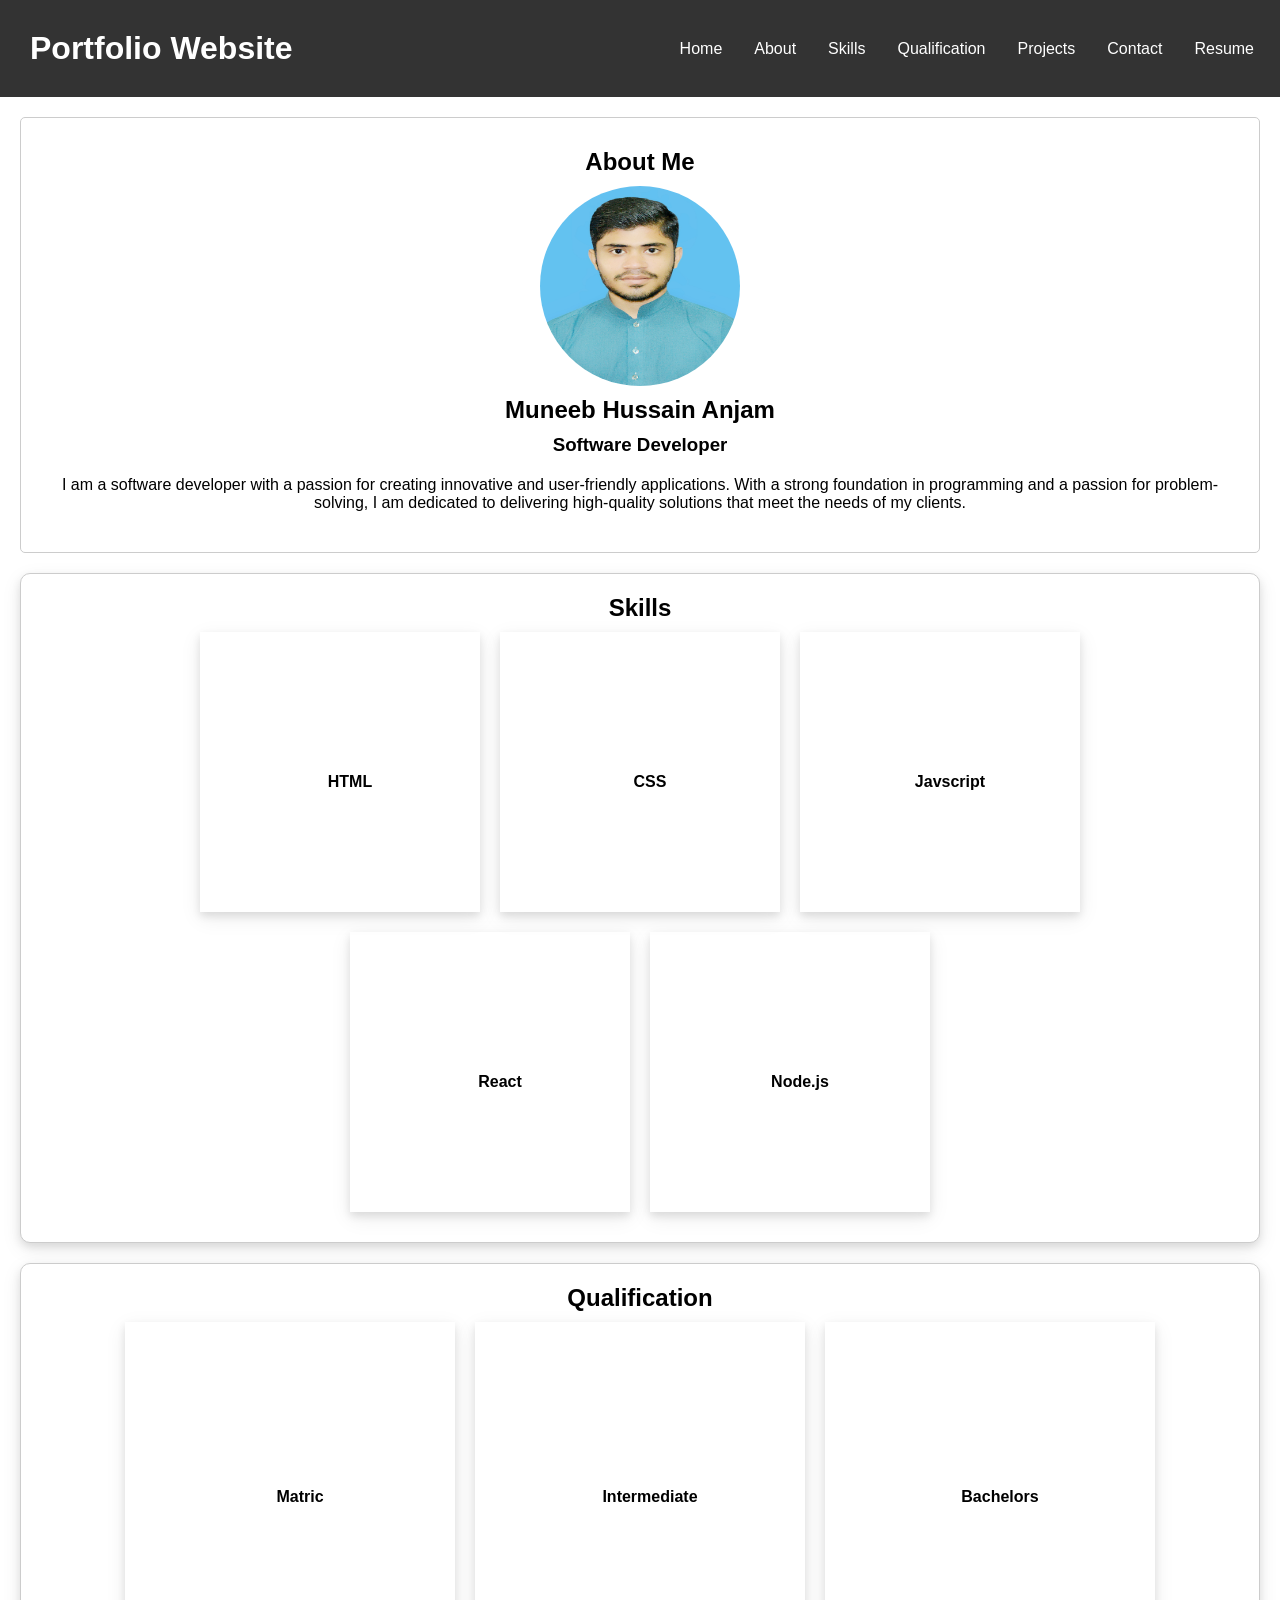
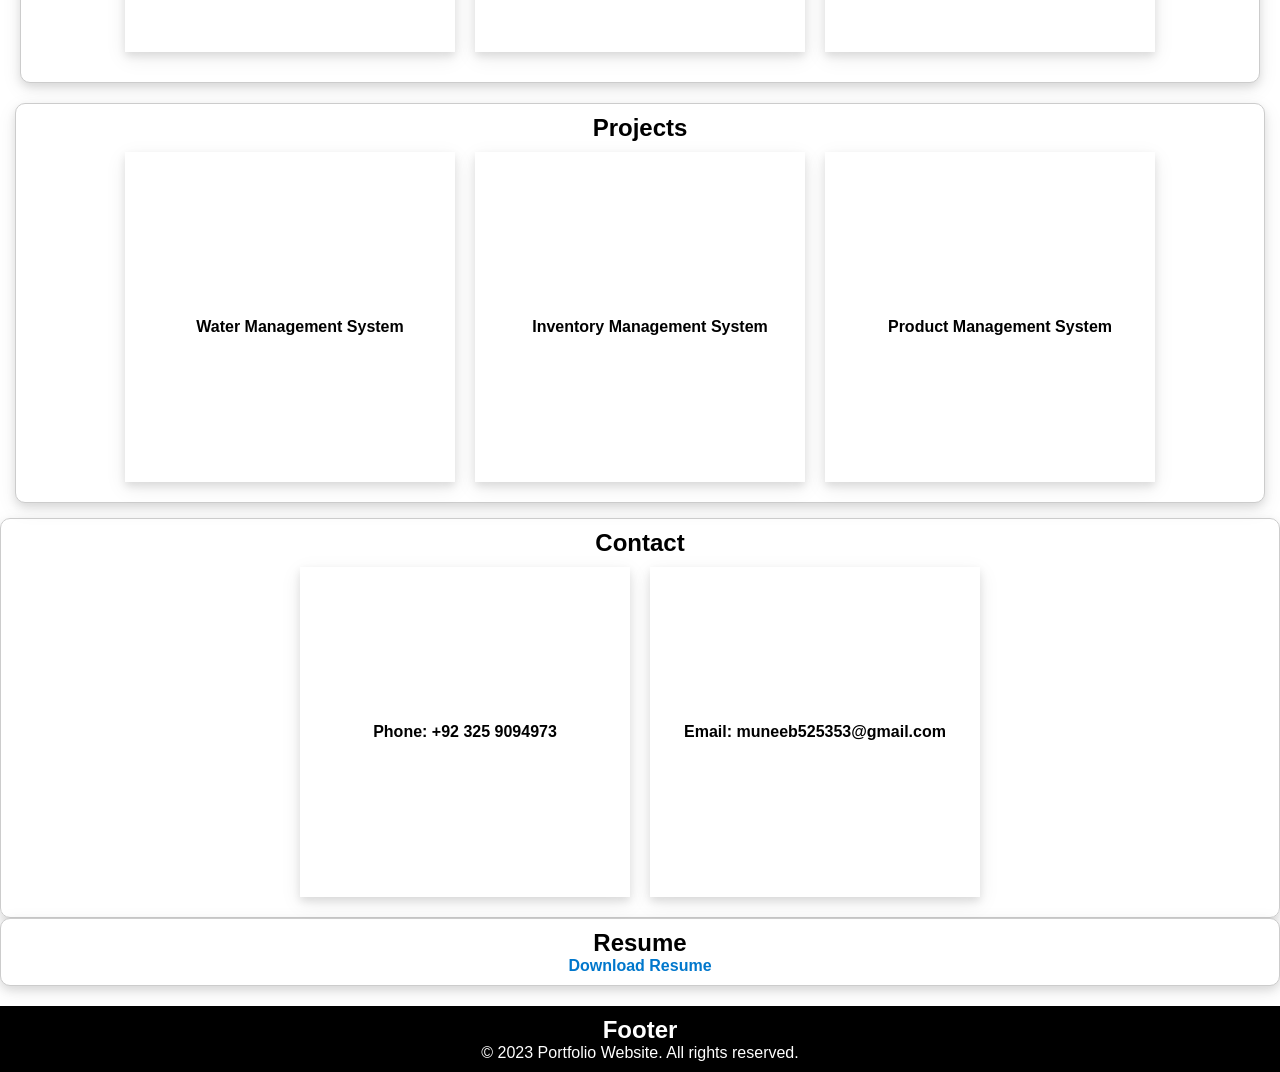
<file: index.html>
<!doctype html>
<html lang="en">
  <head>
    <meta charset="UTF-8" />
    <meta name="viewport" content="width=device-width, initial-scale=1.0" />
    <link rel="stylesheet" href="styles.css" />
    <title>Portfolio Website</title>
  </head>
  <body>
    <div class="header">
      <h1>Portfolio Website</h1>
      <ul>
        <li><a href="#Header">Home</a></li>
        <li><a href="#About">About</a></li>
        <li><a href="#Skills">Skills</a></li>
        <li><a href="#Qualification">Qualification</a></li>
        <li><a href="#Projects">Projects</a></li>
        <li><a href="#Contact">Contact</a></li>
        <li><a href="#Resume">Resume</a></li>
      </ul>
    </div>

    <div class="about" id="About">
      <h2>About Me</h2>
      <img src="images/1.jpg" alt="Profile Picture" />

      <h2>Muneeb Hussain Anjam</h2>
      <h3>Software Developer</h3>
      <p>
        I am a software developer with a passion for creating innovative and
        user-friendly applications. With a strong foundation in programming and
        a passion for problem-solving, I am dedicated to delivering high-quality
        solutions that meet the needs of my clients.
      </p>
    </div>
    <div class="skills" id="Skills">
      <h2>Skills</h2>
      <ul>
        <li class="card">
          <div class="card-inner">
            <div class="card-front">HTML</div>
            <div class="card-back">
              HTML is a markup language used to create the structure and content
              of web pages. It consists of elements that define different
              sections, such as headings, paragraphs, images, and links. HTML is
              the foundation of web development and allows developers to create
              visually appealing and interactive web pages.
            </div>
          </div>
        </li>
        <li class="card">
          <div class="card-inner">
            <div class="card-front">CSS</div>
            <div class="card-back">
              CSS is a styling language used to control the appearance and
              layout of web pages. It allows developers to create visually
              appealing and user-friendly interfaces. CSS is used to define
              styles for elements such as colors, fonts, spacing, and more. It is essential for web developers to have a solid
              understanding of CSS to create visually appealing and
              user-friendly websites. 
          </div>
        </li>
        <li class="card">
          <div class="card-inner">
            <div class="card-front">Javscript</div>
            <div class="card-back">
              JavaScript is a programming language used to create interactive
              and dynamic web pages. It is often used to add functionality to
              websites, such as form validation, dynamic content, and
              client-side scripting. JavaScript is a client-side language, which
              means it is executed on the user's computer, rather than on the
              server. 
            </div>
          </div>
        </li>
        <li class="card">
          <div class="card-inner">
            <div class="card-front">React</div>
            <div class="card-back">
              React is a JavaScript library for building user interfaces. It is
              maintained by Facebook and a community of individual developers
              and corporations. React can be used to develop single-page,
              mobile, or server-rendered applications with frameworks like Next.js
              or Remix.
            </div>
          </div>
        </li>
        <li class="card">
          <div class="card-inner">
            <div class="card-front">Node.js</div>
            <div class="card-back">
              Node.js is an open-source, cross-platform, back-end JavaScript
              runtime environment and library. It allows developers to run
              JavaScript code outside of a web browser, making it useful for
              building server-side applications.
            </div>
          </div>
        </li>
      </ul>
    </div>

    <div class="qualification" id="Qualification">
      <h2>Qualification</h2>
      <ul>
        <li class="card">
            <div class="card-inner">
              <div class="card-front">Matric</div>
              <div class="card-back">
                I have completed my matric from Govt. High School Mogla. I learned basic concepts of computer science and mathematics.
              </div>
            </div>
          </li>
          <li class="card">
            <div class="card-inner">
              <div class="card-front">Intermediate</div>
              <div class="card-back">
                I have completed my Intermediate From cambridge college Talagang. It Enhanced my knowledge in field of computer science providing me a solid foundation for further studies.
              </div>
            </div>
          </li>
          <li class="card">
            <div class="card-inner">
              <div class="card-front">Bachelors</div>
              <div class="card-back">
                I am Currently studying Bachelors in Computer Science from Bahrin University. It is my first step towards a successful career in the field of computer science.
              </div>
            </div>
          </li>
      </ul>
    </div>

    <div class="projects" id="Projects">
      <h2>Projects</h2>
      <ul>
        <li class="card">
          <div class="card-inner">
            <div class="card-front">Water Management System</div>
            <div class="card-back">
              This project Manages the Entire System of water supply company.
              Also giving them a platform for online availablity.
            </div>
          </div>
        </li>
        <li class="card">
          <div class="card-inner">
            <div class="card-front">Inventory Management System</div>
            <div class="card-back">
              This project manages the entire inventory of a company. It makes
              it easier for the company to manage their inventory. It also makes
              easier to calculate the profit and loss of the company.
            </div>
          </div>
        </li>
        <li class="card">
          <div class="card-inner">
            <div class="card-front">Product Management System</div>
            <div class="card-back">
              This project manages the entire products of a company. It makes it
              easier for the company to manage their products. It also makes
              easier to calculate the profit and loss of the company.
            </div>
          </div>
        </li>
      </ul>
    </div>

    <div class="contact" id="Contact">
      <h2>Contact</h2>
      <ul>
        <li>Phone: +92 325 9094973</li>
        <li>Email: muneeb525353@gmail.com</li>
      </ul>
    </div>

    <div class="resume" id="Resume">
      <h2>Resume</h2>
      <a href="files/Resume - Muneeb Hussain.pdf">Download Resume</a>
    </div>

    <div class="footer" id="Footer">
      <h2>Footer</h2>
      <p>&copy; 2023 Portfolio Website. All rights reserved.</p>
    </div>
    <script src="script.js"></script>
  </body>
</html>
</file>
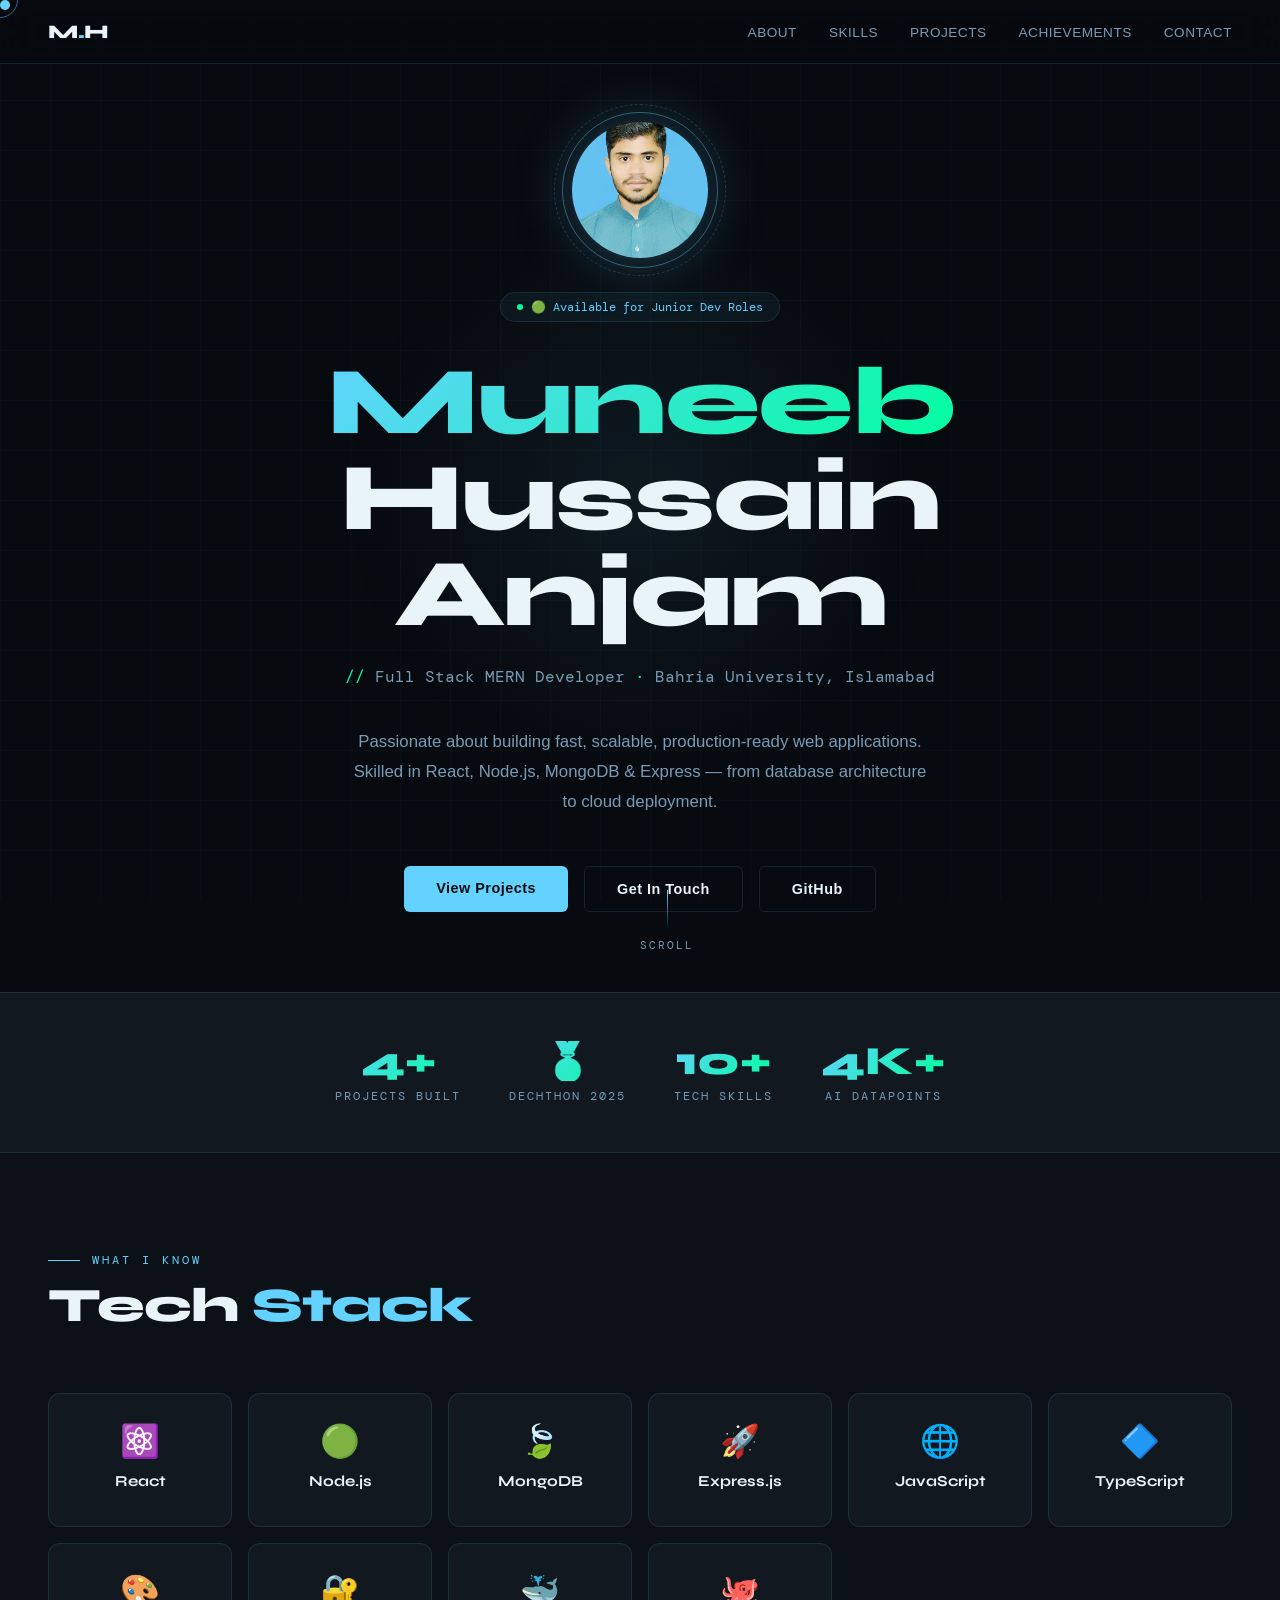
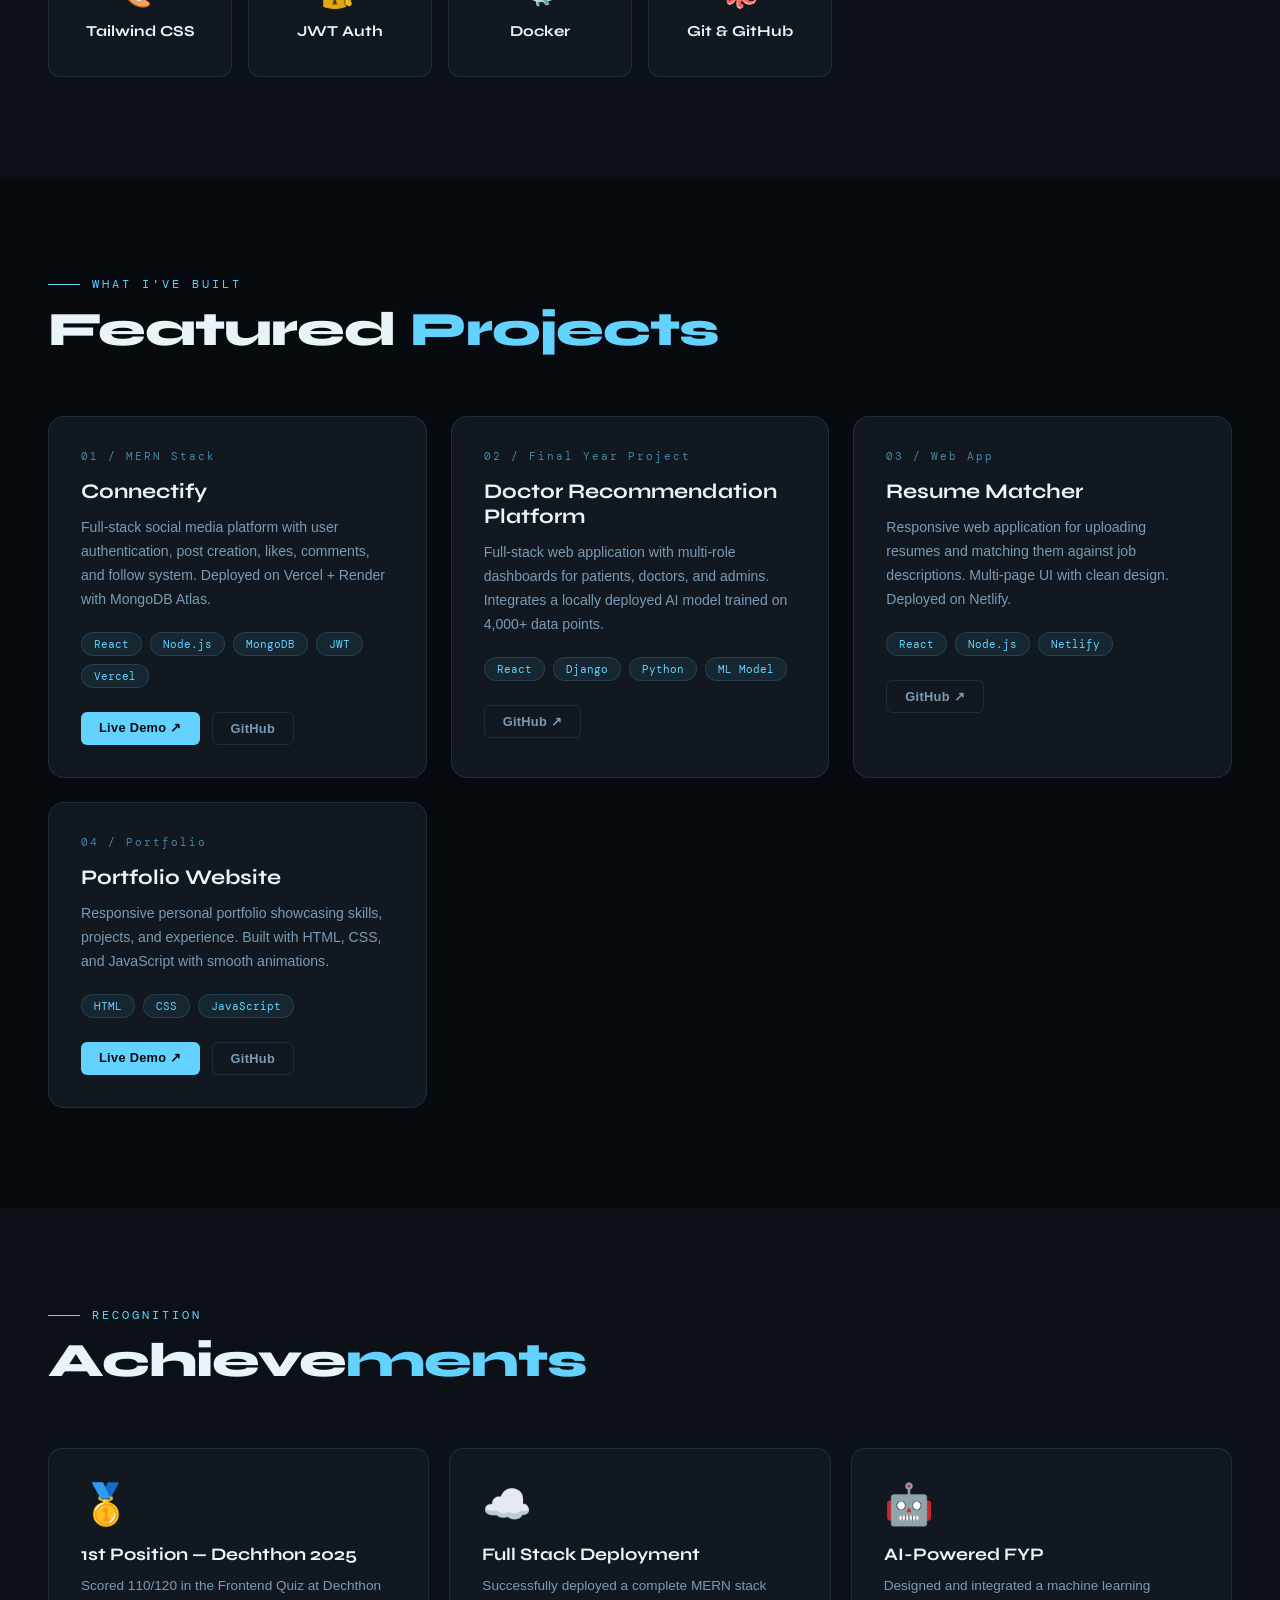
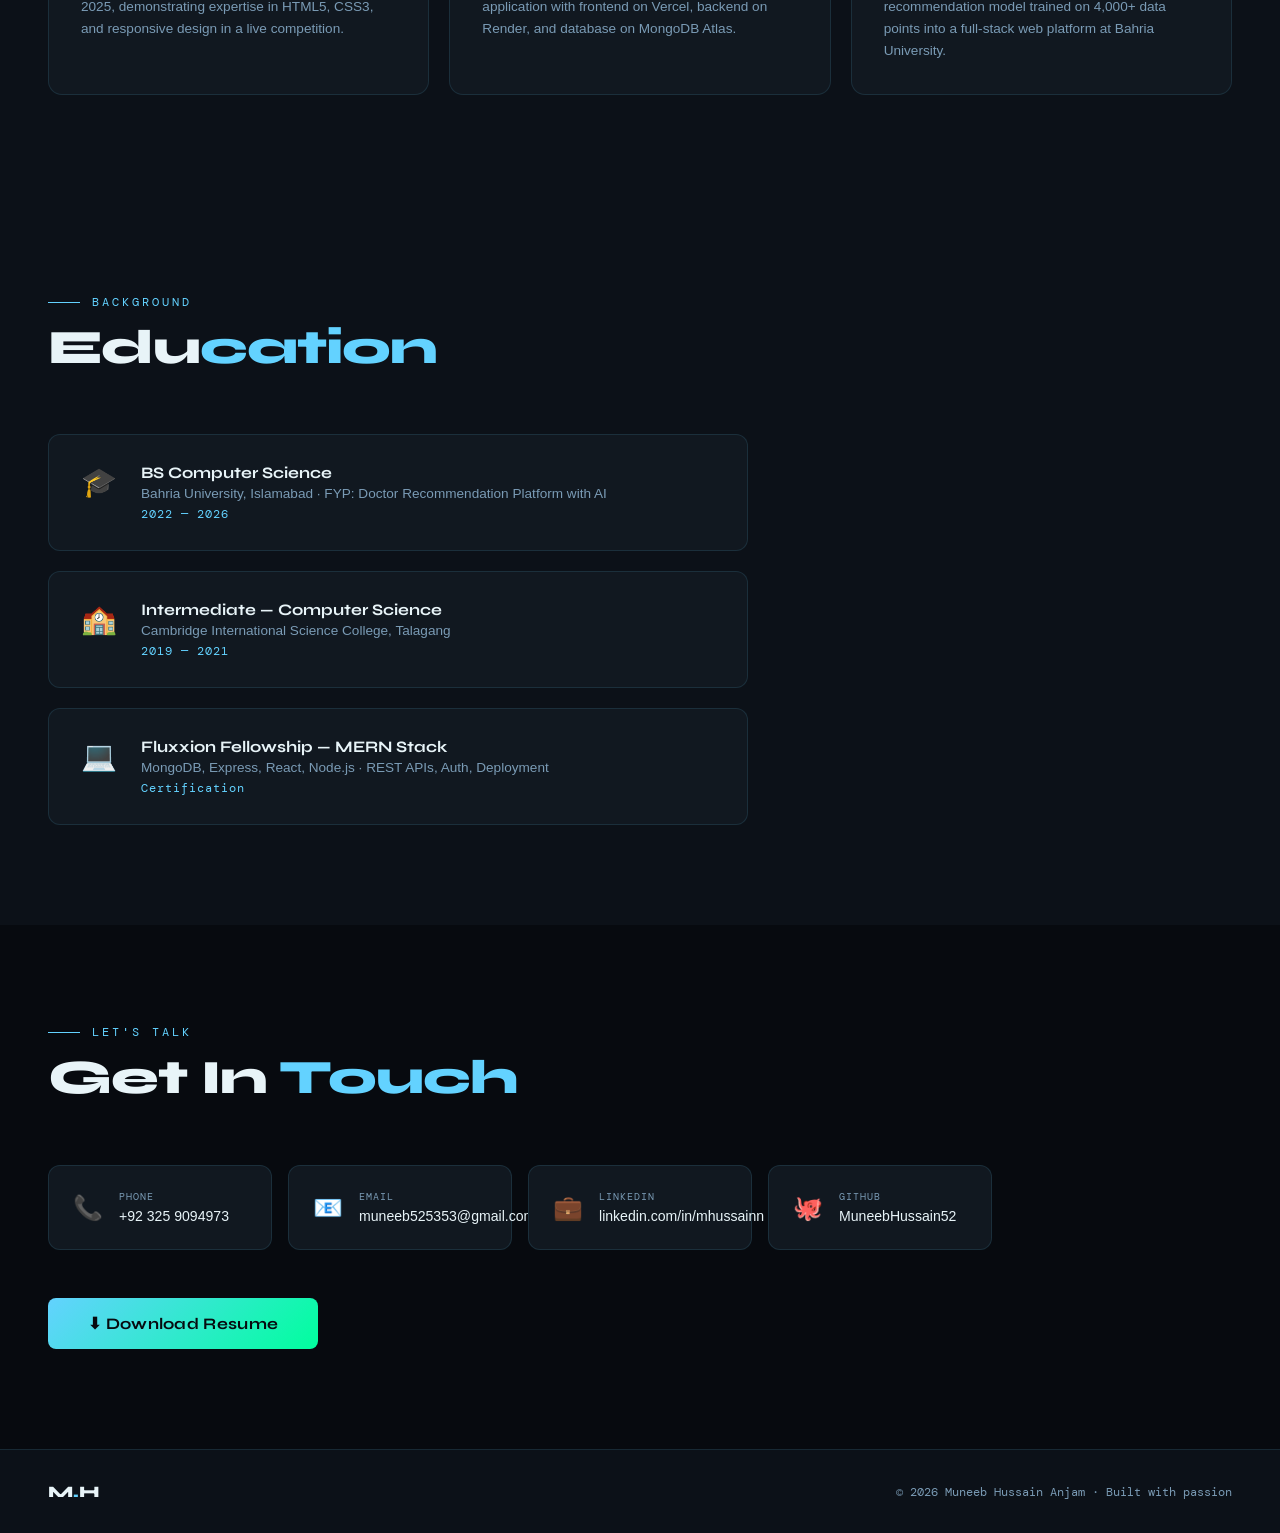
<file: src/index.html>
<!doctype html>
<html lang="en">
  <head>
    <meta charset="UTF-8" />
    <meta name="viewport" content="width=device-width, initial-scale=1.0" />
    <title>Muneeb Hussain | MERN Stack Developer</title>
    <link rel="preconnect" href="https://fonts.googleapis.com" />
    <link rel="preconnect" href="https://fonts.gstatic.com" crossorigin />
    <link
      href="https://fonts.googleapis.com/css2?family=Syne:wght@400;600;700;800&family=DM+Mono:wght@300;400;500&family=Cabinet+Grotesk:wght@400;500;700&display=swap"
      rel="stylesheet"
    />
    <style>
      :root {
        --bg: #070a0f;
        --bg2: #0c1118;
        --surface: #111820;
        --surface2: #1a2332;
        --border: rgba(99, 210, 255, 0.12);
        --accent: #63d2ff;
        --accent2: #00ff9d;
        --accent3: #ff6b6b;
        --text: #e8f4f8;
        --text-dim: #7a9bb5;
        --glow: 0 0 30px rgba(99, 210, 255, 0.15);
        --glow-strong: 0 0 60px rgba(99, 210, 255, 0.25);
      }

      * {
        margin: 0;
        padding: 0;
        box-sizing: border-box;
      }

      html {
        scroll-behavior: smooth;
      }

      body {
        font-family: "Cabinet Grotesk", sans-serif;
        background: var(--bg);
        color: var(--text);
        overflow-x: hidden;
        cursor: none;
      }

      /* Custom cursor */
      .cursor {
        width: 10px;
        height: 10px;
        background: var(--accent);
        border-radius: 50%;
        position: fixed;
        top: 0;
        left: 0;
        pointer-events: none;
        z-index: 9999;
        transition: transform 0.1s ease;
        mix-blend-mode: screen;
      }
      .cursor-ring {
        width: 36px;
        height: 36px;
        border: 1.5px solid var(--accent);
        border-radius: 50%;
        position: fixed;
        top: 0;
        left: 0;
        pointer-events: none;
        z-index: 9998;
        transition: all 0.15s ease;
        opacity: 0.5;
      }

      /* Animated grid background */
      body::before {
        content: "";
        position: fixed;
        inset: 0;
        background-image:
          linear-gradient(rgba(99, 210, 255, 0.03) 1px, transparent 1px),
          linear-gradient(90deg, rgba(99, 210, 255, 0.03) 1px, transparent 1px);
        background-size: 50px 50px;
        pointer-events: none;
        z-index: 0;
      }

      /* ── NAV ── */
      nav {
        position: fixed;
        top: 0;
        left: 0;
        right: 0;
        z-index: 1000;
        padding: 20px 48px;
        display: flex;
        justify-content: space-between;
        align-items: center;
        background: rgba(7, 10, 15, 0.85);
        backdrop-filter: blur(20px);
        border-bottom: 1px solid var(--border);
      }

      .nav-logo {
        font-family: "Syne", sans-serif;
        font-weight: 800;
        font-size: 1.2rem;
        color: var(--text);
        text-decoration: none;
        letter-spacing: -0.5px;
      }

      .nav-logo span {
        color: var(--accent);
      }

      nav ul {
        list-style: none;
        display: flex;
        gap: 32px;
      }

      nav ul a {
        text-decoration: none;
        color: var(--text-dim);
        font-size: 0.85rem;
        font-weight: 500;
        letter-spacing: 0.5px;
        text-transform: uppercase;
        transition: color 0.2s;
        position: relative;
      }

      nav ul a::after {
        content: "";
        position: absolute;
        bottom: -4px;
        left: 0;
        width: 0;
        height: 1px;
        background: var(--accent);
        transition: width 0.3s ease;
      }

      nav ul a:hover {
        color: var(--accent);
      }
      nav ul a:hover::after {
        width: 100%;
      }

      /* ── HERO ── */
      .hero {
        min-height: 100vh;
        display: flex;
        align-items: center;
        justify-content: center;
        position: relative;
        padding: 120px 48px 80px;
        overflow: hidden;
      }

      .hero-glow {
        position: absolute;
        width: 600px;
        height: 600px;
        border-radius: 50%;
        background: radial-gradient(
          circle,
          rgba(99, 210, 255, 0.08) 0%,
          transparent 70%
        );
        top: 50%;
        left: 50%;
        transform: translate(-50%, -50%);
        pointer-events: none;
        animation: pulse-glow 4s ease-in-out infinite;
      }

      @keyframes pulse-glow {
        0%,
        100% {
          opacity: 0.6;
          transform: translate(-50%, -50%) scale(1);
        }
        50% {
          opacity: 1;
          transform: translate(-50%, -50%) scale(1.1);
        }
      }

      .hero-content {
        position: relative;
        z-index: 1;
        max-width: 900px;
        text-align: center;
      }

      .hero-badge {
        display: inline-flex;
        align-items: center;
        gap: 8px;
        padding: 6px 16px;
        border: 1px solid var(--border);
        border-radius: 100px;
        font-family: "DM Mono", monospace;
        font-size: 0.75rem;
        color: var(--accent);
        background: rgba(99, 210, 255, 0.05);
        margin-bottom: 32px;
        animation: fade-up 0.8s ease both;
      }

      .hero-badge::before {
        content: "";
        width: 6px;
        height: 6px;
        border-radius: 50%;
        background: var(--accent2);
        animation: blink 1.5s infinite;
      }

      @keyframes blink {
        0%,
        100% {
          opacity: 1;
        }
        50% {
          opacity: 0.2;
        }
      }

      .hero h1 {
        font-family: "Syne", sans-serif;
        font-size: clamp(3rem, 8vw, 6rem);
        font-weight: 800;
        line-height: 1;
        letter-spacing: -2px;
        margin-bottom: 24px;
        animation: fade-up 0.8s 0.1s ease both;
      }

      .hero h1 .name-accent {
        background: linear-gradient(135deg, var(--accent), var(--accent2));
        -webkit-background-clip: text;
        -webkit-text-fill-color: transparent;
        background-clip: text;
      }

      .hero-role {
        font-family: "DM Mono", monospace;
        font-size: 1rem;
        color: var(--text-dim);
        margin-bottom: 40px;
        animation: fade-up 0.8s 0.2s ease both;
      }

      .hero-role .highlight {
        color: var(--accent2);
      }

      .hero-desc {
        max-width: 580px;
        margin: 0 auto 48px;
        font-size: 1.05rem;
        color: var(--text-dim);
        line-height: 1.8;
        animation: fade-up 0.8s 0.3s ease both;
      }

      .hero-cta {
        display: flex;
        gap: 16px;
        justify-content: center;
        flex-wrap: wrap;
        animation: fade-up 0.8s 0.4s ease both;
      }

      .btn-primary {
        padding: 14px 32px;
        background: var(--accent);
        color: var(--bg);
        border: none;
        border-radius: 6px;
        font-family: "Cabinet Grotesk", sans-serif;
        font-weight: 700;
        font-size: 0.9rem;
        text-decoration: none;
        transition: all 0.3s ease;
        letter-spacing: 0.5px;
        cursor: none;
      }

      .btn-primary:hover {
        background: var(--accent2);
        transform: translateY(-2px);
        box-shadow: 0 8px 30px rgba(0, 255, 157, 0.3);
      }

      .btn-outline {
        padding: 14px 32px;
        background: transparent;
        color: var(--text);
        border: 1px solid var(--border);
        border-radius: 6px;
        font-family: "Cabinet Grotesk", sans-serif;
        font-weight: 700;
        font-size: 0.9rem;
        text-decoration: none;
        transition: all 0.3s ease;
        letter-spacing: 0.5px;
        cursor: none;
      }

      .btn-outline:hover {
        border-color: var(--accent);
        color: var(--accent);
        transform: translateY(-2px);
      }

      .hero-avatar {
        width: 140px;
        height: 140px;
        border-radius: 50%;
        border: 2px solid var(--border);
        object-fit: cover;
        margin: 0 auto 32px;
        display: block;
        box-shadow: var(--glow-strong);
        animation: fade-up 0.8s ease both;
        position: relative;
      }

      .avatar-wrap {
        position: relative;
        width: 140px;
        margin: 0 auto 32px;
        animation: fade-up 0.8s ease both;
      }

      .avatar-wrap::before {
        content: "";
        position: absolute;
        inset: -8px;
        border-radius: 50%;
        border: 1px solid var(--accent);
        opacity: 0.4;
        animation: spin 8s linear infinite;
      }

      .avatar-wrap::after {
        content: "";
        position: absolute;
        inset: -16px;
        border-radius: 50%;
        border: 1px dashed rgba(99, 210, 255, 0.2);
        animation: spin 12s linear infinite reverse;
      }

      @keyframes spin {
        to {
          transform: rotate(360deg);
        }
      }

      @keyframes fade-up {
        from {
          opacity: 0;
          transform: translateY(24px);
        }
        to {
          opacity: 1;
          transform: translateY(0);
        }
      }

      .scroll-indicator {
        position: absolute;
        bottom: 40px;
        left: 50%;
        transform: translateX(-50%);
        display: flex;
        flex-direction: column;
        align-items: center;
        gap: 8px;
        color: var(--text-dim);
        font-family: "DM Mono", monospace;
        font-size: 0.7rem;
        letter-spacing: 2px;
        text-transform: uppercase;
        animation: fade-up 1s 0.8s ease both;
      }

      .scroll-line {
        width: 1px;
        height: 40px;
        background: linear-gradient(to bottom, var(--accent), transparent);
        animation: scroll-pulse 2s infinite;
      }

      @keyframes scroll-pulse {
        0% {
          opacity: 0;
          transform: scaleY(0);
          transform-origin: top;
        }
        50% {
          opacity: 1;
        }
        100% {
          opacity: 0;
          transform: scaleY(1);
          transform-origin: top;
        }
      }

      /* ── SECTIONS ── */
      section {
        padding: 100px 48px;
        position: relative;
        z-index: 1;
      }

      .section-label {
        font-family: "DM Mono", monospace;
        font-size: 0.72rem;
        color: var(--accent);
        letter-spacing: 3px;
        text-transform: uppercase;
        margin-bottom: 12px;
        display: flex;
        align-items: center;
        gap: 12px;
      }

      .section-label::before {
        content: "";
        width: 32px;
        height: 1px;
        background: var(--accent);
      }

      .section-title {
        font-family: "Syne", sans-serif;
        font-size: clamp(2rem, 4vw, 3rem);
        font-weight: 800;
        letter-spacing: -1px;
        margin-bottom: 60px;
        line-height: 1.1;
      }

      .section-title span {
        color: var(--accent);
      }

      /* ── SKILLS ── */
      #Skills {
        background: var(--bg2);
      }

      .skills-grid {
        display: grid;
        grid-template-columns: repeat(auto-fill, minmax(180px, 1fr));
        gap: 16px;
      }

      .skill-card {
        background: var(--surface);
        border: 1px solid var(--border);
        border-radius: 12px;
        padding: 28px 20px;
        text-align: center;
        transition: all 0.3s ease;
        cursor: none;
        position: relative;
        overflow: hidden;
        group: true;
      }

      .skill-card::before {
        content: "";
        position: absolute;
        inset: 0;
        background: linear-gradient(
          135deg,
          rgba(99, 210, 255, 0.05),
          transparent
        );
        opacity: 0;
        transition: opacity 0.3s;
      }

      .skill-card:hover::before {
        opacity: 1;
      }

      .skill-card:hover {
        border-color: rgba(99, 210, 255, 0.4);
        transform: translateY(-4px);
        box-shadow: var(--glow);
      }

      .skill-icon {
        font-size: 2rem;
        margin-bottom: 12px;
        display: block;
      }

      .skill-name {
        font-family: "Syne", sans-serif;
        font-weight: 700;
        font-size: 0.95rem;
        color: var(--text);
        margin-bottom: 8px;
      }

      .skill-desc {
        font-size: 0.78rem;
        color: var(--text-dim);
        line-height: 1.5;
        display: none;
      }

      .skill-card:hover .skill-desc {
        display: block;
      }
      .skill-card:hover .skill-icon {
        display: none;
      }

      /* ── PROJECTS ── */
      #Projects {
        background: var(--bg);
      }

      .projects-grid {
        display: grid;
        grid-template-columns: repeat(auto-fill, minmax(340px, 1fr));
        gap: 24px;
      }

      .project-card {
        background: var(--surface);
        border: 1px solid var(--border);
        border-radius: 16px;
        padding: 32px;
        transition: all 0.3s ease;
        cursor: none;
        position: relative;
        overflow: hidden;
      }

      .project-card::after {
        content: "";
        position: absolute;
        top: 0;
        left: 0;
        right: 0;
        height: 2px;
        background: linear-gradient(90deg, var(--accent), var(--accent2));
        transform: scaleX(0);
        transform-origin: left;
        transition: transform 0.4s ease;
      }

      .project-card:hover::after {
        transform: scaleX(1);
      }

      .project-card:hover {
        border-color: rgba(99, 210, 255, 0.3);
        transform: translateY(-6px);
        box-shadow: var(--glow-strong);
      }

      .project-num {
        font-family: "DM Mono", monospace;
        font-size: 0.7rem;
        color: var(--accent);
        letter-spacing: 2px;
        margin-bottom: 16px;
        opacity: 0.6;
      }

      .project-title {
        font-family: "Syne", sans-serif;
        font-size: 1.3rem;
        font-weight: 700;
        margin-bottom: 12px;
        color: var(--text);
      }

      .project-desc {
        font-size: 0.88rem;
        color: var(--text-dim);
        line-height: 1.7;
        margin-bottom: 20px;
      }

      .project-tags {
        display: flex;
        flex-wrap: wrap;
        gap: 8px;
        margin-bottom: 24px;
      }

      .tag {
        padding: 4px 12px;
        background: rgba(99, 210, 255, 0.08);
        border: 1px solid rgba(99, 210, 255, 0.15);
        border-radius: 100px;
        font-family: "DM Mono", monospace;
        font-size: 0.7rem;
        color: var(--accent);
      }

      .project-links {
        display: flex;
        gap: 12px;
      }

      .project-links a {
        padding: 8px 18px;
        border-radius: 6px;
        font-size: 0.8rem;
        font-weight: 600;
        text-decoration: none;
        transition: all 0.2s;
        cursor: none;
        letter-spacing: 0.3px;
      }

      .link-live {
        background: var(--accent);
        color: var(--bg);
      }

      .link-live:hover {
        background: var(--accent2);
        box-shadow: 0 4px 20px rgba(0, 255, 157, 0.3);
      }

      .link-gh {
        background: transparent;
        color: var(--text-dim);
        border: 1px solid var(--border);
      }

      .link-gh:hover {
        border-color: var(--accent);
        color: var(--accent);
      }

      /* ── ACHIEVEMENTS ── */
      #Achievements {
        background: var(--bg2);
      }

      .achievements-grid {
        display: grid;
        grid-template-columns: repeat(auto-fill, minmax(300px, 1fr));
        gap: 20px;
      }

      .achievement-card {
        background: var(--surface);
        border: 1px solid var(--border);
        border-radius: 14px;
        padding: 32px;
        position: relative;
        overflow: hidden;
        transition: all 0.3s ease;
        cursor: none;
      }

      .achievement-card:hover {
        border-color: rgba(255, 107, 107, 0.4);
        transform: translateY(-4px);
        box-shadow: 0 0 40px rgba(255, 107, 107, 0.1);
      }

      .ach-icon {
        font-size: 2.5rem;
        margin-bottom: 16px;
        display: block;
      }

      .ach-title {
        font-family: "Syne", sans-serif;
        font-size: 1.1rem;
        font-weight: 700;
        margin-bottom: 10px;
        color: var(--text);
      }

      .ach-desc {
        font-size: 0.85rem;
        color: var(--text-dim);
        line-height: 1.6;
      }

      /* ── CONTACT ── */
      #Contact {
        background: var(--bg);
      }

      .contact-grid {
        display: grid;
        grid-template-columns: repeat(auto-fill, minmax(220px, 1fr));
        gap: 16px;
        margin-bottom: 48px;
      }

      .contact-card {
        background: var(--surface);
        border: 1px solid var(--border);
        border-radius: 12px;
        padding: 24px;
        display: flex;
        align-items: center;
        gap: 16px;
        text-decoration: none;
        color: var(--text);
        transition: all 0.3s ease;
        cursor: none;
      }

      .contact-card:hover {
        border-color: rgba(99, 210, 255, 0.4);
        transform: translateY(-3px);
        box-shadow: var(--glow);
        color: var(--accent);
      }

      .contact-icon {
        font-size: 1.5rem;
        flex-shrink: 0;
      }

      .contact-info small {
        display: block;
        font-family: "DM Mono", monospace;
        font-size: 0.65rem;
        color: var(--text-dim);
        letter-spacing: 1px;
        text-transform: uppercase;
        margin-bottom: 4px;
      }

      .contact-info span {
        font-size: 0.88rem;
        font-weight: 500;
      }

      .resume-btn {
        display: inline-flex;
        align-items: center;
        gap: 10px;
        padding: 16px 40px;
        background: linear-gradient(135deg, var(--accent), var(--accent2));
        color: var(--bg);
        text-decoration: none;
        border-radius: 8px;
        font-family: "Syne", sans-serif;
        font-weight: 700;
        font-size: 1rem;
        transition: all 0.3s ease;
        cursor: none;
        letter-spacing: 0.3px;
      }

      .resume-btn:hover {
        transform: translateY(-3px);
        box-shadow: 0 12px 40px rgba(99, 210, 255, 0.3);
      }

      /* ── FOOTER ── */
      footer {
        background: var(--bg2);
        border-top: 1px solid var(--border);
        padding: 32px 48px;
        display: flex;
        justify-content: space-between;
        align-items: center;
        position: relative;
        z-index: 1;
      }

      .footer-logo {
        font-family: "Syne", sans-serif;
        font-weight: 800;
        font-size: 1rem;
      }

      .footer-logo span {
        color: var(--accent);
      }

      footer p {
        font-family: "DM Mono", monospace;
        font-size: 0.75rem;
        color: var(--text-dim);
      }

      /* ── STATS BAR ── */
      .stats-bar {
        display: flex;
        gap: 48px;
        justify-content: center;
        padding: 48px;
        background: var(--surface);
        border-top: 1px solid var(--border);
        border-bottom: 1px solid var(--border);
        position: relative;
        z-index: 1;
      }

      .stat-item {
        text-align: center;
      }

      .stat-num {
        font-family: "Syne", sans-serif;
        font-size: 2.5rem;
        font-weight: 800;
        background: linear-gradient(135deg, var(--accent), var(--accent2));
        -webkit-background-clip: text;
        -webkit-text-fill-color: transparent;
        background-clip: text;
        line-height: 1;
        margin-bottom: 8px;
      }

      .stat-label {
        font-family: "DM Mono", monospace;
        font-size: 0.72rem;
        color: var(--text-dim);
        letter-spacing: 2px;
        text-transform: uppercase;
      }

      /* ── EDUCATION ── */
      #Education {
        background: var(--bg2);
      }

      .edu-list {
        display: flex;
        flex-direction: column;
        gap: 20px;
        max-width: 700px;
      }

      .edu-card {
        background: var(--surface);
        border: 1px solid var(--border);
        border-radius: 12px;
        padding: 28px 32px;
        display: flex;
        align-items: flex-start;
        gap: 24px;
        transition: all 0.3s ease;
        cursor: none;
      }

      .edu-card:hover {
        border-color: rgba(99, 210, 255, 0.3);
        transform: translateX(6px);
        box-shadow: var(--glow);
      }

      .edu-icon {
        font-size: 1.8rem;
        flex-shrink: 0;
        margin-top: 2px;
      }

      .edu-title {
        font-family: "Syne", sans-serif;
        font-weight: 700;
        font-size: 1rem;
        margin-bottom: 4px;
      }

      .edu-sub {
        font-size: 0.85rem;
        color: var(--text-dim);
        margin-bottom: 6px;
      }

      .edu-year {
        font-family: "DM Mono", monospace;
        font-size: 0.72rem;
        color: var(--accent);
        letter-spacing: 1px;
      }

      /* ── RESPONSIVE ── */
      @media (max-width: 768px) {
        nav {
          padding: 16px 20px;
        }
        nav ul {
          gap: 16px;
        }
        nav ul a {
          font-size: 0.75rem;
        }
        .hero {
          padding: 100px 20px 60px;
        }
        section {
          padding: 70px 20px;
        }
        .skills-grid {
          grid-template-columns: repeat(2, 1fr);
        }
        .projects-grid {
          grid-template-columns: 1fr;
        }
        .stats-bar {
          gap: 24px;
          padding: 32px 20px;
          flex-wrap: wrap;
        }
        footer {
          flex-direction: column;
          gap: 12px;
          text-align: center;
          padding: 24px 20px;
        }
      }

      @media (max-width: 480px) {
        nav ul {
          display: none;
        }
        .hero h1 {
          font-size: 2.5rem;
        }
        .skills-grid {
          grid-template-columns: repeat(2, 1fr);
          gap: 12px;
        }
        .section-title {
          font-size: 1.8rem;
        }
      }
    </style>
  </head>
  <body>
    <!-- Custom Cursor -->
    <div class="cursor" id="cursor"></div>
    <div class="cursor-ring" id="cursorRing"></div>

    <!-- NAV -->
    <nav>
      <a href="#" class="nav-logo">M<span>.</span>H</a>
      <ul>
        <li><a href="#About">About</a></li>
        <li><a href="#Skills">Skills</a></li>
        <li><a href="#Projects">Projects</a></li>
        <li><a href="#Achievements">Achievements</a></li>
        <li><a href="#Contact">Contact</a></li>
      </ul>
    </nav>

    <!-- HERO -->
    <section class="hero" id="About">
      <div class="hero-glow"></div>
      <div class="hero-content">
        <div class="avatar-wrap">
          <img src="images/1.jpg" alt="Muneeb Hussain" class="hero-avatar" />
        </div>
        <div class="hero-badge">🟢 Available for Junior Dev Roles</div>
        <h1><span class="name-accent">Muneeb</span><br />Hussain Anjam</h1>
        <p class="hero-role">
          <span class="highlight">// </span>Full Stack MERN Developer
          <span class="highlight"> · </span>Bahria University, Islamabad
        </p>
        <p class="hero-desc">
          Passionate about building fast, scalable, production-ready web
          applications. Skilled in React, Node.js, MongoDB & Express — from
          database architecture to cloud deployment.
        </p>
        <div class="hero-cta">
          <a href="#Projects" class="btn-primary">View Projects</a>
          <a href="#Contact" class="btn-outline">Get In Touch</a>
          <a
            href="https://github.com/MuneebHussain52"
            target="_blank"
            class="btn-outline"
            >GitHub</a
          >
        </div>
      </div>
      <div class="scroll-indicator">
        <div class="scroll-line"></div>
        scroll
      </div>
    </section>

    <!-- STATS -->
    <div class="stats-bar">
      <div class="stat-item">
        <div class="stat-num">4+</div>
        <div class="stat-label">Projects Built</div>
      </div>
      <div class="stat-item">
        <div class="stat-num">🥇</div>
        <div class="stat-label">Dechthon 2025</div>
      </div>
      <div class="stat-item">
        <div class="stat-num">10+</div>
        <div class="stat-label">Tech Skills</div>
      </div>
      <div class="stat-item">
        <div class="stat-num">4K+</div>
        <div class="stat-label">AI Datapoints</div>
      </div>
    </div>

    <!-- SKILLS -->
    <section id="Skills">
      <div class="section-label">What I Know</div>
      <h2 class="section-title">Tech <span>Stack</span></h2>
      <div class="skills-grid">
        <div class="skill-card">
          <span class="skill-icon">⚛️</span>
          <div class="skill-name">React</div>
          <div class="skill-desc">
            Dynamic UIs with Hooks, Context API & component-based architecture.
          </div>
        </div>
        <div class="skill-card">
          <span class="skill-icon">🟢</span>
          <div class="skill-name">Node.js</div>
          <div class="skill-desc">
            Scalable server-side apps with Express, middleware & REST API
            design.
          </div>
        </div>
        <div class="skill-card">
          <span class="skill-icon">🍃</span>
          <div class="skill-name">MongoDB</div>
          <div class="skill-desc">
            Schema design, Mongoose, aggregations & MongoDB Atlas cloud.
          </div>
        </div>
        <div class="skill-card">
          <span class="skill-icon">🚀</span>
          <div class="skill-name">Express.js</div>
          <div class="skill-desc">
            RESTful APIs with auth middleware, CORS config & error handling.
          </div>
        </div>
        <div class="skill-card">
          <span class="skill-icon">🌐</span>
          <div class="skill-name">JavaScript</div>
          <div class="skill-desc">
            Modern ES6+: async/await, promises, destructuring, functional
            patterns.
          </div>
        </div>
        <div class="skill-card">
          <span class="skill-icon">🔷</span>
          <div class="skill-name">TypeScript</div>
          <div class="skill-desc">
            Type-safe code for better quality, fewer errors, more maintainable
            apps.
          </div>
        </div>
        <div class="skill-card">
          <span class="skill-icon">🎨</span>
          <div class="skill-name">Tailwind CSS</div>
          <div class="skill-desc">
            Modern responsive UIs rapidly with utility-first approach.
          </div>
        </div>
        <div class="skill-card">
          <span class="skill-icon">🔐</span>
          <div class="skill-name">JWT Auth</div>
          <div class="skill-desc">
            Secure auth with token generation, verification & role-based
            control.
          </div>
        </div>
        <div class="skill-card">
          <span class="skill-icon">🐳</span>
          <div class="skill-name">Docker</div>
          <div class="skill-desc">
            Containerizing apps for consistent dev & deployment environments.
          </div>
        </div>
        <div class="skill-card">
          <span class="skill-icon">🐙</span>
          <div class="skill-name">Git & GitHub</div>
          <div class="skill-desc">
            Branching, rebasing, PRs & collaborative development workflows.
          </div>
        </div>
      </div>
    </section>

    <!-- PROJECTS -->
    <section id="Projects">
      <div class="section-label">What I've Built</div>
      <h2 class="section-title">Featured <span>Projects</span></h2>
      <div class="projects-grid">
        <div class="project-card">
          <div class="project-num">01 / MERN Stack</div>
          <div class="project-title">Connectify</div>
          <p class="project-desc">
            Full-stack social media platform with user authentication, post
            creation, likes, comments, and follow system. Deployed on Vercel +
            Render with MongoDB Atlas.
          </p>
          <div class="project-tags">
            <span class="tag">React</span>
            <span class="tag">Node.js</span>
            <span class="tag">MongoDB</span>
            <span class="tag">JWT</span>
            <span class="tag">Vercel</span>
          </div>
          <div class="project-links">
            <a
              href="https://connectify-new-delta.vercel.app"
              target="_blank"
              class="link-live"
              >Live Demo ↗</a
            >
            <a
              href="https://github.com/MuneebHussain52/Connectify"
              target="_blank"
              class="link-gh"
              >GitHub</a
            >
          </div>
        </div>

        <div class="project-card">
          <div class="project-num">02 / Final Year Project</div>
          <div class="project-title">Doctor Recommendation Platform</div>
          <p class="project-desc">
            Full-stack web application with multi-role dashboards for patients,
            doctors, and admins. Integrates a locally deployed AI model trained
            on 4,000+ data points.
          </p>
          <div class="project-tags">
            <span class="tag">React</span>
            <span class="tag">Django</span>
            <span class="tag">Python</span>
            <span class="tag">ML Model</span>
          </div>
          <div class="project-links">
            <a
              href="https://github.com/MuneebHussain52/Doctor-Recommendation-Platform"
              target="_blank"
              class="link-gh"
              >GitHub ↗</a
            >
          </div>
        </div>

        <div class="project-card">
          <div class="project-num">03 / Web App</div>
          <div class="project-title">Resume Matcher</div>
          <p class="project-desc">
            Responsive web application for uploading resumes and matching them
            against job descriptions. Multi-page UI with clean design. Deployed
            on Netlify.
          </p>
          <div class="project-tags">
            <span class="tag">React</span>
            <span class="tag">Node.js</span>
            <span class="tag">Netlify</span>
          </div>
          <div class="project-links">
            <a
              href="https://github.com/MuneebHussain52/jobfit-ui"
              target="_blank"
              class="link-gh"
              >GitHub ↗</a
            >
          </div>
        </div>

        <div class="project-card">
          <div class="project-num">04 / Portfolio</div>
          <div class="project-title">Portfolio Website</div>
          <p class="project-desc">
            Responsive personal portfolio showcasing skills, projects, and
            experience. Built with HTML, CSS, and JavaScript with smooth
            animations.
          </p>
          <div class="project-tags">
            <span class="tag">HTML</span>
            <span class="tag">CSS</span>
            <span class="tag">JavaScript</span>
          </div>
          <div class="project-links">
            <a
              href="https://muneebhussain53.netlify.app"
              target="_blank"
              class="link-live"
              >Live Demo ↗</a
            >
            <a
              href="https://github.com/MuneebHussain52/Portfolio-Website"
              target="_blank"
              class="link-gh"
              >GitHub</a
            >
          </div>
        </div>
      </div>
    </section>

    <!-- ACHIEVEMENTS -->
    <section id="Achievements">
      <div class="section-label">Recognition</div>
      <h2 class="section-title">Achieve<span>ments</span></h2>
      <div class="achievements-grid">
        <div class="achievement-card">
          <span class="ach-icon">🥇</span>
          <div class="ach-title">1st Position — Dechthon 2025</div>
          <p class="ach-desc">
            Scored 110/120 in the Frontend Quiz at Dechthon 2025, demonstrating
            expertise in HTML5, CSS3, and responsive design in a live
            competition.
          </p>
        </div>
        <div class="achievement-card">
          <span class="ach-icon">☁️</span>
          <div class="ach-title">Full Stack Deployment</div>
          <p class="ach-desc">
            Successfully deployed a complete MERN stack application with
            frontend on Vercel, backend on Render, and database on MongoDB
            Atlas.
          </p>
        </div>
        <div class="achievement-card">
          <span class="ach-icon">🤖</span>
          <div class="ach-title">AI-Powered FYP</div>
          <p class="ach-desc">
            Designed and integrated a machine learning recommendation model
            trained on 4,000+ data points into a full-stack web platform at
            Bahria University.
          </p>
        </div>
      </div>
    </section>

    <!-- EDUCATION -->
    <section id="Education">
      <div class="section-label">Background</div>
      <h2 class="section-title">Edu<span>cation</span></h2>
      <div class="edu-list">
        <div class="edu-card">
          <div class="edu-icon">🎓</div>
          <div>
            <div class="edu-title">BS Computer Science</div>
            <div class="edu-sub">
              Bahria University, Islamabad · FYP: Doctor Recommendation Platform
              with AI
            </div>
            <div class="edu-year">2022 — 2026</div>
          </div>
        </div>
        <div class="edu-card">
          <div class="edu-icon">🏫</div>
          <div>
            <div class="edu-title">Intermediate — Computer Science</div>
            <div class="edu-sub">
              Cambridge International Science College, Talagang
            </div>
            <div class="edu-year">2019 — 2021</div>
          </div>
        </div>
        <div class="edu-card">
          <div class="edu-icon">💻</div>
          <div>
            <div class="edu-title">Fluxxion Fellowship — MERN Stack</div>
            <div class="edu-sub">
              MongoDB, Express, React, Node.js · REST APIs, Auth, Deployment
            </div>
            <div class="edu-year">Certification</div>
          </div>
        </div>
      </div>
    </section>

    <!-- CONTACT -->
    <section id="Contact">
      <div class="section-label">Let's Talk</div>
      <h2 class="section-title">Get In <span>Touch</span></h2>
      <div class="contact-grid">
        <a href="tel:+923259094973" class="contact-card">
          <div class="contact-icon">📞</div>
          <div class="contact-info">
            <small>Phone</small>
            <span>+92 325 9094973</span>
          </div>
        </a>
        <a href="mailto:muneeb525353@gmail.com" class="contact-card">
          <div class="contact-icon">📧</div>
          <div class="contact-info">
            <small>Email</small>
            <span>muneeb525353@gmail.com</span>
          </div>
        </a>
        <a
          href="https://linkedin.com/in/mhussainn"
          target="_blank"
          class="contact-card"
        >
          <div class="contact-icon">💼</div>
          <div class="contact-info">
            <small>LinkedIn</small>
            <span>linkedin.com/in/mhussainn</span>
          </div>
        </a>
        <a
          href="https://github.com/MuneebHussain52"
          target="_blank"
          class="contact-card"
        >
          <div class="contact-icon">🐙</div>
          <div class="contact-info">
            <small>GitHub</small>
            <span>MuneebHussain52</span>
          </div>
        </a>
      </div>
      <a href="files/Resume.pdf" class="resume-btn" id="Resume">
        ⬇ Download Resume
      </a>
    </section>

    <!-- FOOTER -->
    <footer>
      <div class="footer-logo">M<span>.</span>H</div>
      <p>© 2026 Muneeb Hussain Anjam · Built with passion</p>
    </footer>

    <script>
      // Custom cursor
      const cursor = document.getElementById("cursor");
      const ring = document.getElementById("cursorRing");
      let mouseX = 0,
        mouseY = 0,
        ringX = 0,
        ringY = 0;

      document.addEventListener("mousemove", (e) => {
        mouseX = e.clientX;
        mouseY = e.clientY;
        cursor.style.left = mouseX - 5 + "px";
        cursor.style.top = mouseY - 5 + "px";
      });

      function animateRing() {
        ringX += (mouseX - ringX - 18) * 0.12;
        ringY += (mouseY - ringY - 18) * 0.12;
        ring.style.left = ringX + "px";
        ring.style.top = ringY + "px";
        requestAnimationFrame(animateRing);
      }
      animateRing();

      // Cursor scale on hover
      document
        .querySelectorAll(
          "a, button, .skill-card, .project-card, .achievement-card, .edu-card, .contact-card",
        )
        .forEach((el) => {
          el.addEventListener("mouseenter", () => {
            cursor.style.transform = "scale(2)";
            ring.style.transform = "scale(1.5)";
            ring.style.opacity = "0.8";
          });
          el.addEventListener("mouseleave", () => {
            cursor.style.transform = "scale(1)";
            ring.style.transform = "scale(1)";
            ring.style.opacity = "0.5";
          });
        });

      // Scroll reveal
      const observer = new IntersectionObserver(
        (entries) => {
          entries.forEach((entry) => {
            if (entry.isIntersecting) {
              entry.target.style.opacity = "1";
              entry.target.style.transform = "translateY(0)";
            }
          });
        },
        { threshold: 0.1 },
      );

      document
        .querySelectorAll(
          ".skill-card, .project-card, .achievement-card, .edu-card, .contact-card, .stat-item",
        )
        .forEach((el, i) => {
          el.style.opacity = "0";
          el.style.transform = "translateY(30px)";
          el.style.transition = `opacity 0.5s ${i * 0.05}s ease, transform 0.5s ${i * 0.05}s ease`;
          observer.observe(el);
        });
    </script>
  </body>
</html>
</file>
<file: styles.css>
* {
  margin: 0px;
  padding: 0px;
}
body {
  font-family: sans-serif;
  text-align: center;
}
h1 {
  margin: 20px;
}

.header {
  padding: 10px;
  background-color: #333;
  color: #fff;
  display: flex;
  justify-content: space-between;
  align-items: center;
  padding: 10px;
  position: relative;
}
.header ul {
  list-style-type: none;
  margin: 0;
  padding: 0;
  overflow: hidden;
}
.header li {
  float: left;
}

.header li a {
  display: block;

  text-align: center;
  padding: 14px 16px;
  text-decoration: none;
  color: #fff;
}
.header li a:hover {
  cursor: pointer;
  background-color: #111;
}
.about {
  margin: 20px;
  padding: 10px;
  display: flex;
  flex-direction: column;
  align-items: center;
  justify-content: center;
  text-align: center;

  padding: 20px;
  border: 1px solid #ccc;
  border-radius: 5px;
}
.about:hover {
  background: linear-gradient(to right, #ff0000, #00ff00, #0000ff, yellow);
  cursor: pointer;
  box-shadow:
    0 4px 8px 0 rgba(0, 0, 0, 0.2),
    0 6px 20px 0 rgba(0, 0, 0, 0.19);
}

.about p {
  margin: 20px;
}
.about img {
  width: 200px;
  height: 200px;
  border-radius: 50%;
}
.about h2 {
  margin: 10px;
}

.skills {
  padding: 20px;
  margin: 20px;

  background: #fff; /* Card background */
  border: 1px solid #ccc;
  border-radius: 10px;

  box-shadow:
    0 4px 8px rgba(0, 0, 0, 0.1),
    0 6px 20px rgba(0, 0, 0, 0.08);

  transition:
    transform 0.2s ease,
    box-shadow 0.2s ease;
}

.skills:hover {
  transform: translateY(-5px);
  box-shadow:
    0 8px 16px rgba(0, 0, 0, 0.15),
    0 12px 24px rgba(0, 0, 0, 0.1);
}

.skills ul {
  list-style-type: none;
  display: flex;
  flex-wrap: wrap;

  justify-content: center;
  margin: 0;
  padding: 0;
}
.skills ul li {
  margin: 10px;
  padding: 15px;
  font-weight: bold;
  display: flex;
  flex-direction: column;
  align-items: center;
  justify-content: center;
  text-align: center;
  width: 250px;
  height: 250px;
  box-shadow:
    0 4px 8px rgba(0, 0, 0, 0.1),
    0 6px 20px rgba(0, 0, 0, 0.08);

  transition:
    transform 0.2s ease,
    box-shadow 0.2s ease;
}

.skills li:hover {
  transform: translateY(-5px);
  box-shadow:
    0 8px 16px rgba(0, 0, 0, 0.15),
    0 12px 24px rgba(0, 0, 0, 0.1);
  background-color: white;
}

.skills:hover {
  background: linear-gradient(to right, #ff0000, #00ff00, #0000ff, yellow);
  cursor: pointer;
  box-shadow:
    0 4px 8px 0 rgba(0, 0, 0, 0.2),
    0 6px 20px 0 rgba(0, 0, 0, 0.19);
}

.qualification {
  padding: 20px;
  margin: 20px;

  background: #fff; /* Card background */
  border: 1px solid #ccc;
  border-radius: 10px;

  box-shadow:
    0 4px 8px rgba(0, 0, 0, 0.1),
    0 6px 20px rgba(0, 0, 0, 0.08);

  transition:
    transform 0.2s ease,
    box-shadow 0.2s ease;
}
.qualification ul {
  list-style-type: none;
  display: flex;
  flex-wrap: wrap;

  justify-content: center;
  margin: 0;
  padding: 0;
}
.qualification ul li {
  margin: 10px;
  padding: 15px;
  font-weight: bold;
  display: flex;

  align-items: center;
  justify-content: center;
  text-align: center;
  width: 300px;
  height: 300px;
  box-shadow:
    0 4px 8px rgba(0, 0, 0, 0.1),
    0 6px 20px rgba(0, 0, 0, 0.08);

  transition:
    transform 0.2s ease,
    box-shadow 0.2s ease;
}
.qualification:hover {
  background: linear-gradient(to right, #ff0000, #00ff00, #0000ff, yellow);
  cursor: pointer;
  box-shadow:
    0 4px 8px 0 rgba(0, 0, 0, 0.2),
    0 6px 20px 0 rgba(0, 0, 0, 0.19);
}

.qualification ul li:hover {
  transform: translateY(-5px);
  box-shadow:
    0 8px 16px rgba(0, 0, 0, 0.15),
    0 12px 24px rgba(0, 0, 0, 0.1);
  background-color: #ffff;
}

.projects {
  padding: 10px;
  margin: 15px;
  background: #fff; /* Card background */
  border: 1px solid #ccc;
  border-radius: 10px;

  box-shadow:
    0 4px 8px rgba(0, 0, 0, 0.1),
    0 6px 20px rgba(0, 0, 0, 0.08);

  transition:
    transform 0.2s ease,
    box-shadow 0.2s ease;
}

.projects:hover {
  background: linear-gradient(to right, #ff0000, #00ff00, #0000ff, yellow);
  cursor: pointer;
  box-shadow:
    0 4px 8px 0 rgba(0, 0, 0, 0.2),
    0 6px 20px 0 rgba(0, 0, 0, 0.19);
}
.projects ul {
  list-style-type: none;
  display: flex;
  flex-wrap: wrap;

  justify-content: center;
  margin: 0;
  padding: 0;
}
.projects li {
  margin: 10px;
  padding: 15px;
  font-weight: bold;
  display: flex;

  align-items: center;
  justify-content: center;
  text-align: center;
  width: 300px;
  height: 300px;
  box-shadow:
    0 4px 8px rgba(0, 0, 0, 0.1),
    0 6px 20px rgba(0, 0, 0, 0.08);

  transition:
    transform 0.2s ease,
    box-shadow 0.2s ease;
}
.projects li:hover {
  transform: translateY(-5px);
  box-shadow:
    0 8px 16px rgba(0, 0, 0, 0.15),
    0 12px 24px rgba(0, 0, 0, 0.1);
  background-color: white;
}

.contact {
  padding: 10px;

  /* Card background */
  border: 1px solid #ccc;
  border-radius: 10px;

  display: flex;
  flex-direction: column;
  align-items: center;
  justify-content: center;
  text-align: center;

  box-shadow:
    0 4px 8px rgba(0, 0, 0, 0.1),
    0 6px 20px rgba(0, 0, 0, 0.08);

  transition:
    transform 0.2s ease,
    box-shadow 0.2s ease;
}
.contact:hover {
  background: linear-gradient(to right, #ff0000, #00ff00, #0000ff, yellow);
  cursor: pointer;
  box-shadow:
    0 4px 8px 0 rgba(0, 0, 0, 0.2),
    0 6px 20px 0 rgba(0, 0, 0, 0.19);
}
.contact ul {
  list-style-type: none;
  margin: 0;
  padding: 0;

  display: flex;
  flex-wrap: wrap;
  justify-content: center;
}
.contact li {
  margin: 10px;

  margin: 10px;
  padding: 15px;
  font-weight: bold;
  display: flex;
  align-items: center;
  justify-content: center;
  text-align: center;
  width: 300px;
  height: 300px;
  box-shadow:
    0 4px 8px rgba(0, 0, 0, 0.1),
    0 6px 20px rgba(0, 0, 0, 0.08);

  transition:
    transform 0.2s ease,
    box-shadow 0.2s ease;
}

.contact ul li:hover {
  transform: translateY(-5px);
  box-shadow:
    0 8px 16px rgba(0, 0, 0, 0.15),
    0 12px 24px rgba(0, 0, 0, 0.1);
  background-color: white;
}

.resume {
  padding: 10px;

  background: #fff; /* Card background */
  border: 1px solid #ccc;
  border-radius: 10px;

  display: flex;
  flex-direction: column;
  align-items: center;
  justify-content: center;
  text-align: center;

  box-shadow:
    0 4px 8px rgba(0, 0, 0, 0.1),
    0 6px 20px rgba(0, 0, 0, 0.08);

  transition:
    transform 0.2s ease,
    box-shadow 0.2s ease;
}
.resume:hover {
  background: linear-gradient(to right, #ff0000, #00ff00, #0000ff, yellow);
  cursor: pointer;
  box-shadow:
    0 4px 8px 0 rgba(0, 0, 0, 0.2),
    0 6px 20px 0 rgba(0, 0, 0, 0.19);
}
.resume a {
  text-decoration: none;
  color: #0077cc;
  font-weight: bold;
  transition: color 0.3s ease;
}
.resume a:hover {
  color: #0055aa;
  text-decoration: underline;
}

.footer {
  margin-top: 20px;
  background-color: black;
  color: white;
  padding: 10px;
  text-align: center;
  position: relative;
  bottom: 0;
}

/* Add this at the end of your CSS */
.card-inner {
  position: relative;
  width: 100%;
  height: 100%;
  transform-style: preserve-3d;
  transition: transform 0.6s;
}

.card-front,
.card-back {
  position: absolute;
  width: 100%;
  height: 100%;
  backface-visibility: hidden;
  display: flex;
  align-items: center;
  justify-content: center;
  border-radius: 10px;
  padding: 10px;
}

.card-back {
  transform: rotateY(180deg);
}

.flipped {
  transform: rotateY(180deg);
}
</file>
